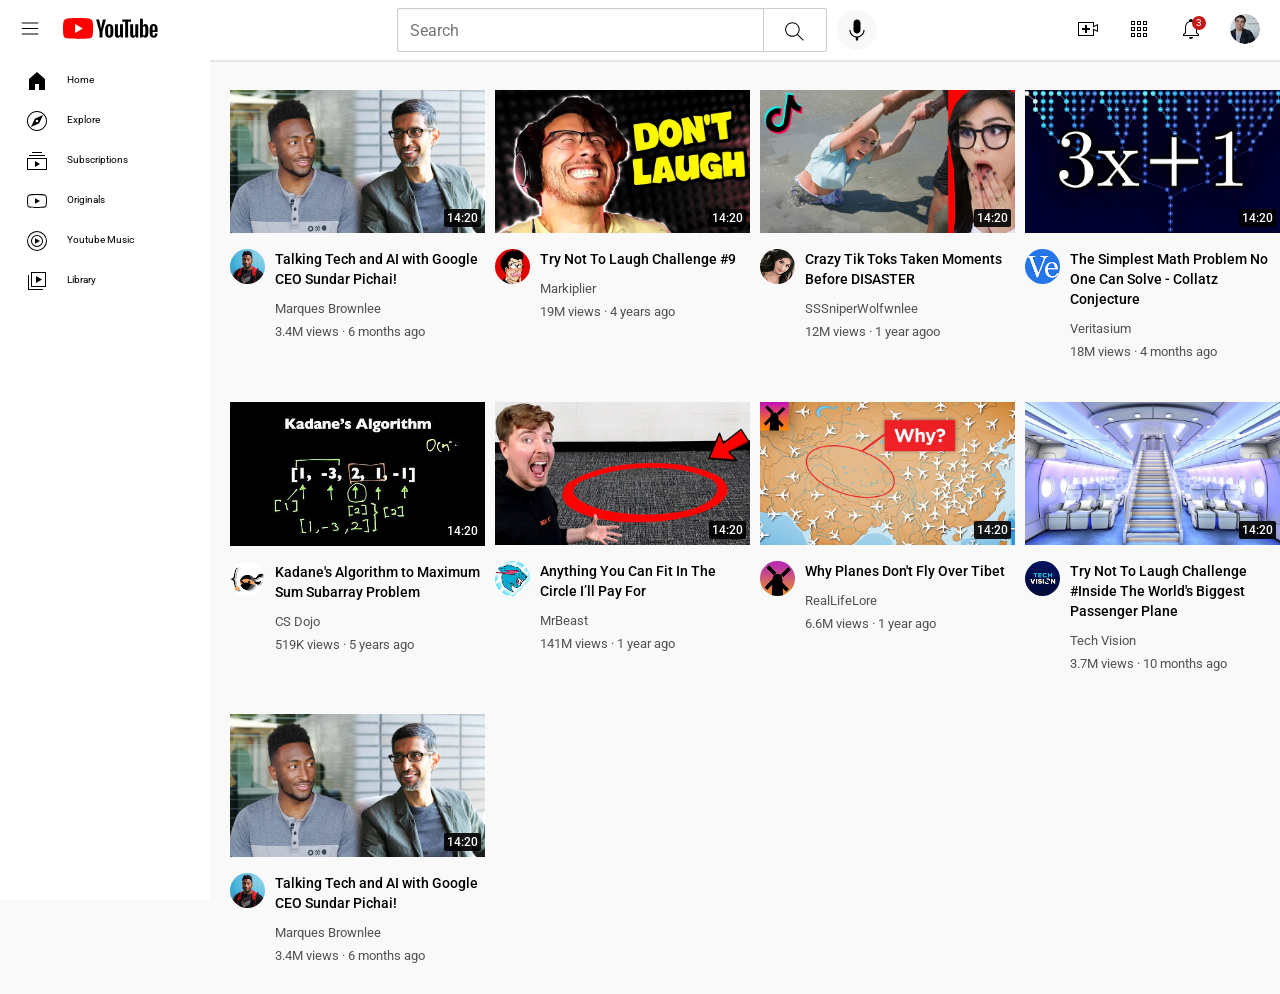
<file: index.html>
<!doctype html>
<html>
  <head>
    <title>YouTube.com Clone</title>
    <link rel="stylesheet" href="styles/video.css" />
    <link rel="stylesheet" href="styles/general.css" />
    <link rel="stylesheet" href="styles/header.css" />
    <link rel="preconnect" href="https://fonts.googleapis.com" />
    <link rel="stylesheet" href="styles/sidebar.css" />

    <link rel="preconnect" href="https://fonts.gstatic.com" crossorigin />
    <link
      href="https://fonts.googleapis.com/css2?family=Roboto:ital,wght@0,100..900;1,100..900&display=swap"
      rel="stylesheet"
    />
  </head>

  <body>
    <header class="header">
      <div class="youtube-logo">
        <button style="border: none; background: none; cursor: pointer">
          <img
            src="thumbnail/hamburger-menu.svg"
            style="height: 22px; flex: 1; margin-right: 10px; margin-left: 3px"
          />
        </button>
        <button style="border: none; background: none; cursor: pointer">
          <img src="thumbnail/youtube-logo.svg" style="height: 21px; flex: 1" />
        </button>
      </div>

      <div class="search">
        <input class="search-bar" type="text" placeholder="Search" />
        <button class="search-button">
          <img class="search-image" src="thumbnail/search.svg" />
          <div class="tooltip">Search</div>
        </button>
        <button class="mic">
          <img src="thumbnail/voice-search-icon.svg" />
          <div class="tooltip">Search with ur voice</div>
        </button>
      </div>

      <div class="navigation">
        <div class="upload-icon">
          <button class="right-section-button">
            <img src="thumbnail/upload.svg" />
          </button>
          <div class="tooltip">Upload</div>
        </div>

        <div class="upload-icon">
          <button class="right-section-button">
            <img src="thumbnail/youtube-apps.svg" />
          </button>
          <div class="tooltip">Application</div>
        </div>

        <div class="upload-icon">
          <button class="right-section-button">
            <img src="thumbnail/notifications.svg" />
          </button>
          <div class="count">3</div>
          <div class="notification-count"></div>
          <div class="tooltip">Notification</div>
        </div>

        <div class="upload-icon">
          <button class="right-section-button">
            <a href="my_profile.html">
              <img class="my-profile" src="thumbnail/my-channel.jpeg" />
            </a>
          </button>
          <div class="tooltip">My Profile</div>
        </div>
      </div>
    </header>

    <nav class="side-bar">
      <div class="session-sidebar">
        <img class="image-sidebar" src="thumbnail/home.svg" alt="" />
        <div class="text-sidebar">Home</div>
      </div>

      <div class="session-sidebar">
        <img class="image-sidebar" src="thumbnail/explore.svg" alt="" />
        <div class="text-sidebar">Explore</div>
      </div>

      <div class="session-sidebar">
        <img class="image-sidebar" src="thumbnail/subscriptions.svg" alt="" />
        <div class="text-sidebar">
          Subscriptions
        </div>
      </div>

      <div class="session-sidebar">
        <img class="image-sidebar" src="thumbnail/originals.svg" alt="" />
        <div class="text-sidebar">Originals</div>
      </div>

      <div class="session-sidebar">
        <img class="image-sidebar" src="thumbnail/youtube-music.svg" alt="" />
        <div class="text-sidebar">Youtube Music</div>
      </div>

      <div class="session-sidebar">
        <img class="image-sidebar" src="thumbnail/library.svg" alt="" />
        <div class="text-sidebar">Library</div>
      </div>
    </nav>



    
    <main>
      <section class="video-grup">
        <div class="video-preview">
          <div class="thumbnail-row">
            <img class="thumbnail" src="thumbnail/thumbnail-1.webp" />
            <div class="time">14:20</div>
          </div>

          <div class="video-info-grid">
            <div class="channel-picture">
              <img class="profile" src="thumbnail/channel-1.jpeg" alt="" />
              <div class="tooltip-channel">
                <div>
                  <img class="image-tooltip" src="thumbnail/channel-1.jpeg" />
                </div>
                <div>
                  <div class="author-tooltip">Marques Brownlee</div>
                  <div class="subscriber-count">15 M Subscriber</div>
                </div>
              </div>
            </div>

            <div class="text">
              <p class="video-title">
                Talking Tech and AI with Google CEO Sundar Pichai!
              </p>
              <p class="channel-name">Marques Brownlee</p>
              <p class="channel-stats">3.4M views &#183; 6 months ago</p>
            </div>
          </div>
        </div>

        <div class="video-preview">
          <div class="thumbnail-row">
            <img class="thumbnail" src="thumbnail/thumbnail-2.webp" />
            <div class="time">14:20</div>
          </div>
          <div class="video-info-grid">
            <div class="channel-picture">
              <img class="profile" src="thumbnail/channel-2 (1).jpeg" alt="" />
              <div class="tooltip-channel">
                <div>
                  <img
                    class="image-tooltip"
                    src="thumbnail/channel-2 (1).jpeg"
                  />
                </div>
                <div>
                  <div class="author-tooltip">Markiplier</div>
                  <div class="subscriber-count">19 M subscribers</div>
                </div>
              </div>
            </div>
            <div class="text">
              <p class="video-title">Try Not To Laugh Challenge #9</p>
              <p class="channel-name">Markiplier</p>
              <p class="channel-stats">19M views · 4 years ago</p>
            </div>
          </div>
        </div>

        <div class="video-preview">
          <div class="thumbnail-row">
            <img class="thumbnail" src="thumbnail/thumbnail-3.webp" />
            <div class="time">14:20</div>
          </div>
          <div class="video-info-grid">
            <div class="channel-picture">
              <img class="profile" src="thumbnail/channel-3.jpeg" alt="" />
              <div class="tooltip-channel">
                <div>
                  <img class="image-tooltip" src="thumbnail/channel-3.jpeg" />
                </div>
                <div>
                  <div class="author-tooltip">SSSniperWolf</div>
                  <div class="subscriber-count">12 M subscribers</div>
                </div>
              </div>
            </div>
            <div class="text">
              <p class="video-title">
                Crazy Tik Toks Taken Moments Before DISASTER
              </p>
              <p class="channel-name">SSSniperWolfwnlee</p>
              <p class="channel-stats">12M views · 1 year agoo</p>
            </div>
          </div>
        </div>

        <div class="video-preview">
          <div class="thumbnail-row">
            <img class="thumbnail" src="thumbnail/thumbnail-4.webp" />
            <div class="time">14:20</div>
          </div>
          <div class="video-info-grid">
            <div class="channel-picture">
              <img class="profile" src="thumbnail/channel-4.jpeg" alt="" />
              <div class="tooltip-channel">
                <div>
                  <img class="image-tooltip" src="thumbnail/channel-4.jpeg" />
                </div>
                <div>
                  <div class="author-tooltip">Veritasium</div>
                  <div class="subscriber-count">18 M subscribers</div>
                </div>
              </div>
            </div>
            <div class="text">
              <p class="video-title">
                The Simplest Math Problem No One Can Solve - Collatz Conjecture
              </p>
              <p class="channel-name">Veritasium</p>
              <p class="channel-stats">18M views · 4 months ago</p>
            </div>
          </div>
        </div>

        <div class="video-preview">
          <div class="thumbnail-row">
            <img class="thumbnail" src="thumbnail/thumbnail-5.webp" />
            <div class="time">14:20</div>
          </div>
          <div class="video-info-grid">
            <div class="channel-picture">
              <img class="profile" src="thumbnail/channel-5.jpeg" alt="" />
              <div class="tooltip-channel">
                <div>
                  <img class="image-tooltip" src="thumbnail/channel-5.jpeg" />
                </div>
                <div>
                  <div class="author-tooltip">CS Dojo</div>
                  <div class="subscriberCount">519 K subscribers</div>
                </div>
              </div>
            </div>
            <div class="text">
              <p class="video-title">
                Kadane's Algorithm to Maximum Sum Subarray Problem
              </p>
              <p class="channel-name">CS Dojo</p>
              <p class="channel-stats">519K views · 5 years ago</p>
            </div>
          </div>
        </div>

        <div class="video-preview">
          <div class="thumbnail-row">
            <img class="thumbnail" src="thumbnail/thumbnail-6.webp" />
            <div class="time">14:20</div>
          </div>
          <div class="video-info-grid">
            <div class="channel-picture">
              <img class="profile" src="thumbnail/channel-6.jpeg" alt="" />
              <div class="tooltip-channel">
                <div>
                  <img class="image-tooltip" src="thumbnail/channel-6.jpeg" />
                </div>
                <div>
                  <div class="author-tooltip">MrBeast</div>
                  <div class="subscriber-count">141 M subscribers</div>
                </div>
              </div>
            </div>
            <div class="text">
              <p class="video-title">
                Anything You Can Fit In The Circle I’ll Pay For
              </p>
              <p class="channel-name">MrBeast</p>
              <p class="channel-stats">141M views · 1 year ago</p>
            </div>
          </div>
        </div>

        <div class="video-preview">
          <div class="thumbnail-row">
            <img class="thumbnail" src="thumbnail/thumbnail-7.webp" />
            <div class="time">14:20</div>
          </div>
          <div class="video-info-grid">
            <div class="channel-picture">
              <img class="profile" src="thumbnail/channel-7.jpeg" alt="" />
              <div class="tooltip-channel">
                <div>
                  <img class="image-tooltip" src="thumbnail/channel-7.jpeg" />
                </div>
                <div>
                  <div class="author-tooltip">RealLifeLore</div>
                  <div class="subscriber-count">6.6 M subscribers</div>
                </div>
              </div>
            </div>
            <div class="text">
              <p class="video-title">Why Planes Don't Fly Over Tibet</p>
              <p class="channel-name">RealLifeLore</p>
              <p class="channel-stats">6.6M views · 1 year ago</p>
            </div>
          </div>
        </div>

        <div class="video-preview">
          <div class="thumbnail-row">
            <img class="thumbnail" src="thumbnail/thumbnail-8.webp" />
            <div class="time">14:20</div>
          </div>
          <div class="video-info-grid">
            <div class="channel-picture">
              <img class="profile" src="thumbnail/channel-8.jpeg" alt="" />
              <div class="tooltip-channel">
                <div>
                  <img class="image-tooltip" src="thumbnail/channel-8.jpeg" />
                </div>
                <div>
                  <div class="author-tooltip">Tech Vision</div>
                  <div class="subscriber-count">3.7 M subscribers</div>
                </div>
              </div>
            </div>
            <div class="text">
              <p class="video-title">
                Try Not To Laugh Challenge #Inside The World's Biggest Passenger
                Plane
              </p>
              <p class="channel-name">Tech Vision</p>
              <p class="channel-stats">3.7M views · 10 months ago</p>
            </div>
          </div>
        </div>

        <div class="video-preview">
          <div class="thumbnail-row">
            <img class="thumbnail" src="thumbnail/thumbnail-1.webp" />
            <div class="time">14:20</div>
          </div>
          <div class="video-info-grid">
            <div class="channel-picture">
              <img class="profile" src="thumbnail/channel-1.jpeg" alt="" />
              <div class="tooltip-channel">
                <div>
                  <img class="image-tooltip" src="thumbnail/channel-1.jpeg" />
                </div>
                <div>
                  <div class="author-tooltip">Marques Brownlee</div>
                  <div class="subscriber-count">15 M subscribers</div>
                </div>
              </div>
            </div>
            <div class="text">
              <p class="video-title">
                Talking Tech and AI with Google CEO Sundar Pichai!
              </p>
              <p class="channel-name">Marques Brownlee</p>
              <p class="channel-stats">3.4M views &#183; 6 months ago</p>
            </div>
          </div>
        </div>
      </section>
    </main>
  </body>
</html>
</file>
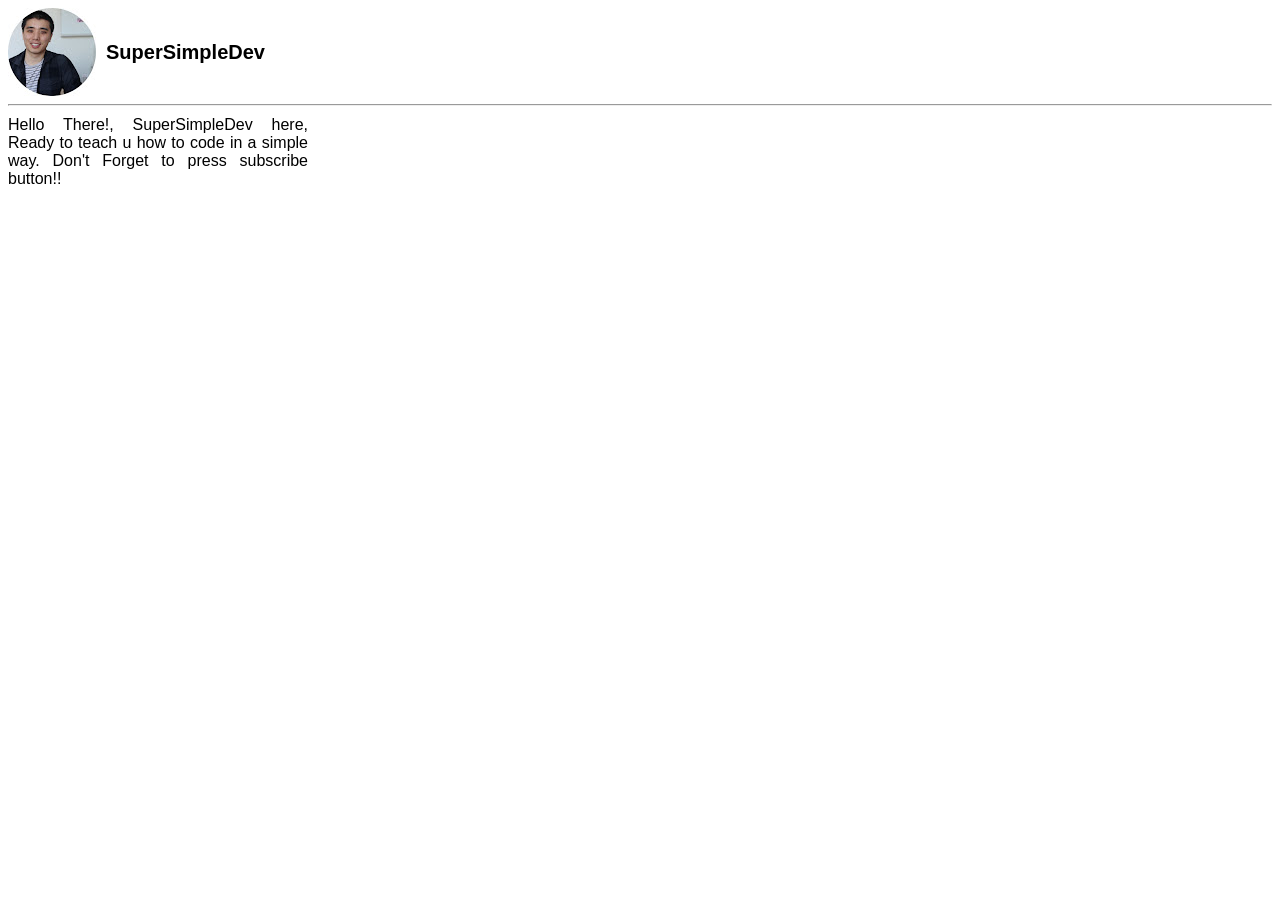
<file: my_profile.html>
<!doctype html>
<html>
  <head>
    <title>Link from Youtube</title>
  </head>
  <style>

    body {
      font-family: Arial, Helvetica, sans-serif;
    }
    .text {
      font-weight: bold;
      font-family: Arial, Helvetica, sans-serif;
      font-size: 20px;
    }
    .myprofile {
      display: flex;
      align-items: center;
      gap: 10px;
    }

    .description {
      margin-top: 10px;
      width: 300px;
      text-align: justify;
    }


  </style>

  <body>
    <div class="myprofile">
      <img src="thumbnail/my-channel.jpeg" alt="" />
      <div class="text">SuperSimpleDev</div>
    </div>
    <hr>
    <div class="description">Hello There!, SuperSimpleDev here, Ready to teach u how to code in a simple way. Don't Forget to press subscribe button!!</div>
  </body>
</html>
</file>
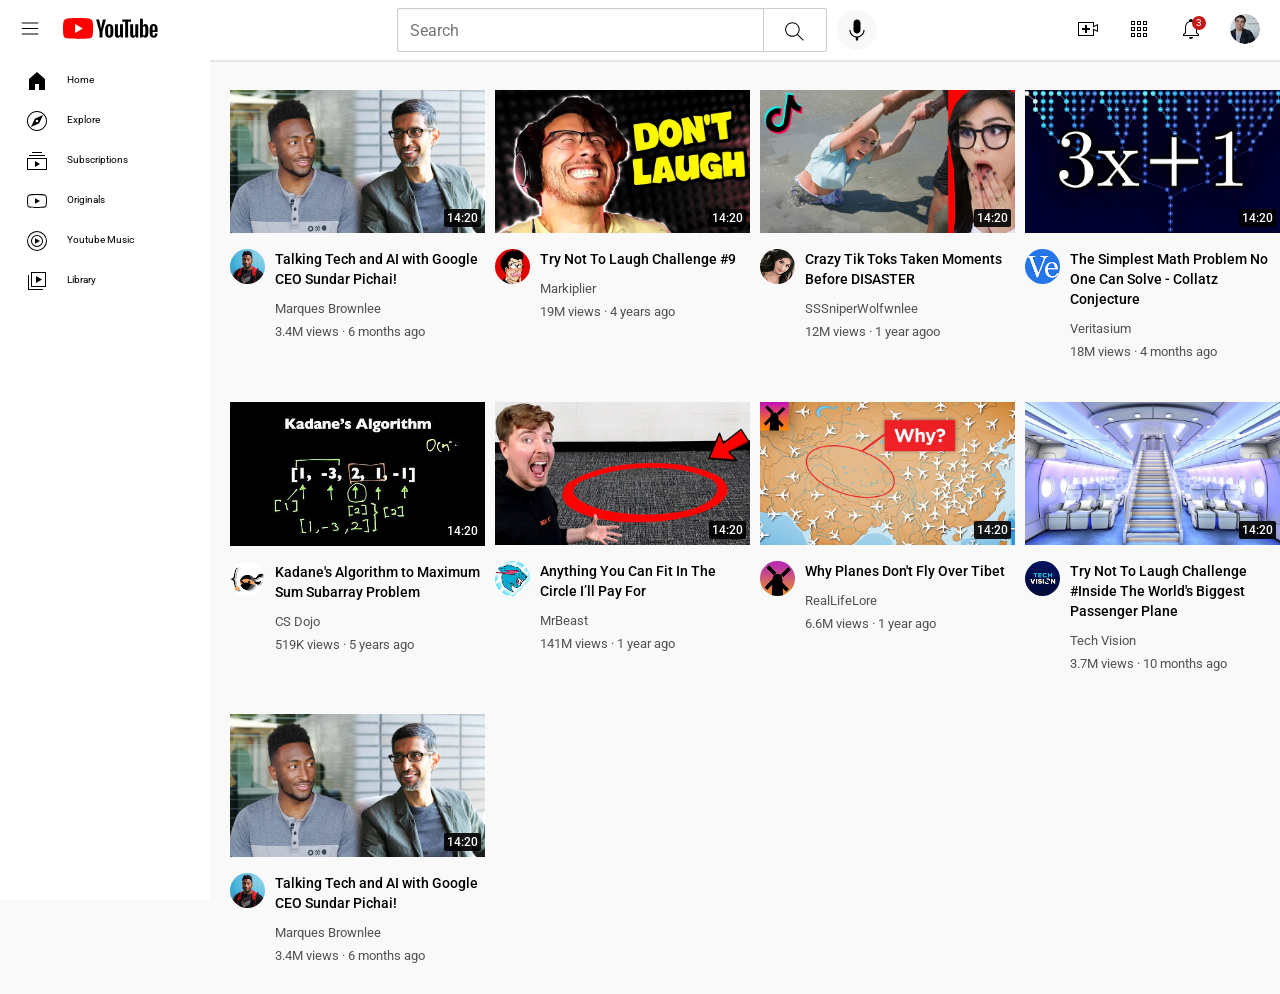
<file: youtube.html>
<!doctype html>
<html>
  <head>
    <title>YouTube.com Clone</title>
    <link rel="stylesheet" href="styles/video.css" />
    <link rel="stylesheet" href="styles/general.css" />
    <link rel="stylesheet" href="styles/header.css" />
    <link rel="preconnect" href="https://fonts.googleapis.com" />
    <link rel="stylesheet" href="styles/sidebar.css" />

    <link rel="preconnect" href="https://fonts.gstatic.com" crossorigin />
    <link
      href="https://fonts.googleapis.com/css2?family=Roboto:ital,wght@0,100..900;1,100..900&display=swap"
      rel="stylesheet"
    />
  </head>

  <body>
    <header class="header">
      <div class="youtube-logo">
        <button style="border: none; background: none; cursor: pointer">
          <img
            src="thumbnail/hamburger-menu.svg"
            style="height: 22px; flex: 1; margin-right: 10px; margin-left: 3px"
          />
        </button>
        <button style="border: none; background: none; cursor: pointer">
          <img src="thumbnail/youtube-logo.svg" style="height: 21px; flex: 1" />
        </button>
      </div>

      <div class="search">
        <input class="search-bar" type="text" placeholder="Search" />
        <button class="search-button">
          <img class="search-image" src="thumbnail/search.svg" />
          <div class="tooltip">Search</div>
        </button>
        <button class="mic">
          <img src="thumbnail/voice-search-icon.svg" />
          <div class="tooltip">Search with ur voice</div>
        </button>
      </div>

      <div class="navigation">
        <div class="upload-icon">
          <button class="right-section-button">
            <img src="thumbnail/upload.svg" />
          </button>
          <div class="tooltip">Upload</div>
        </div>

        <div class="upload-icon">
          <button class="right-section-button">
            <img src="thumbnail/youtube-apps.svg" />
          </button>
          <div class="tooltip">Application</div>
        </div>

        <div class="upload-icon">
          <button class="right-section-button">
            <img src="thumbnail/notifications.svg" />
          </button>
          <div class="count">3</div>
          <div class="notification-count"></div>
          <div class="tooltip">Notification</div>
        </div>

        <div class="upload-icon">
          <button class="right-section-button">
            <img class="my-profile" src="thumbnail/my-channel.jpeg" />
          </button>
          <div class="tooltip">My Profile</div>
        </div>
      </div>
    </header>

    <nav class="side-bar">
      <div class="session-sidebar">
        <img class="image-sidebar" src="thumbnail/home.svg" alt="" />
        <div class="text-sidebar">Home</div>
      </div>

      <div class="session-sidebar">
        <img class="image-sidebar" src="thumbnail/explore.svg" alt="" />
        <div class="text-sidebar">Explore</div>
      </div>

      <div class="session-sidebar">
        <img class="image-sidebar" src="thumbnail/subscriptions.svg" alt="" />
        <div class="text-sidebar">
          Subscriptions
        </div>
      </div>

      <div class="session-sidebar">
        <img class="image-sidebar" src="thumbnail/originals.svg" alt="" />
        <div class="text-sidebar">Originals</div>
      </div>

      <div class="session-sidebar">
        <img class="image-sidebar" src="thumbnail/youtube-music.svg" alt="" />
        <div class="text-sidebar">Youtube Music</div>
      </div>

      <div class="session-sidebar">
        <img class="image-sidebar" src="thumbnail/library.svg" alt="" />
        <div class="text-sidebar">Library</div>
      </div>
    </nav>



    
    <main>
      <section class="video-grup">
        <div class="video-preview">
          <div class="thumbnail-row">
            <img class="thumbnail" src="thumbnail/thumbnail-1.webp" />
            <div class="time">14:20</div>
          </div>

          <div class="video-info-grid">
            <div class="channel-picture">
              <img class="profile" src="thumbnail/channel-1.jpeg" alt="" />
              <div class="tooltip-channel">
                <div>
                  <img class="image-tooltip" src="thumbnail/channel-1.jpeg" />
                </div>
                <div>
                  <div class="author-tooltip">Marques Brownlee</div>
                  <div class="subscriber-count">15 M Subscriber</div>
                </div>
              </div>
            </div>

            <div class="text">
              <p class="video-title">
                Talking Tech and AI with Google CEO Sundar Pichai!
              </p>
              <p class="channel-name">Marques Brownlee</p>
              <p class="channel-stats">3.4M views &#183; 6 months ago</p>
            </div>
          </div>
        </div>

        <div class="video-preview">
          <div class="thumbnail-row">
            <img class="thumbnail" src="thumbnail/thumbnail-2.webp" />
            <div class="time">14:20</div>
          </div>
          <div class="video-info-grid">
            <div class="channel-picture">
              <img class="profile" src="thumbnail/channel-2 (1).jpeg" alt="" />
              <div class="tooltip-channel">
                <div>
                  <img
                    class="image-tooltip"
                    src="thumbnail/channel-2 (1).jpeg"
                  />
                </div>
                <div>
                  <div class="author-tooltip">Markiplier</div>
                  <div class="subscriber-count">19 M subscribers</div>
                </div>
              </div>
            </div>
            <div class="text">
              <p class="video-title">Try Not To Laugh Challenge #9</p>
              <p class="channel-name">Markiplier</p>
              <p class="channel-stats">19M views · 4 years ago</p>
            </div>
          </div>
        </div>

        <div class="video-preview">
          <div class="thumbnail-row">
            <img class="thumbnail" src="thumbnail/thumbnail-3.webp" />
            <div class="time">14:20</div>
          </div>
          <div class="video-info-grid">
            <div class="channel-picture">
              <img class="profile" src="thumbnail/channel-3.jpeg" alt="" />
              <div class="tooltip-channel">
                <div>
                  <img class="image-tooltip" src="thumbnail/channel-3.jpeg" />
                </div>
                <div>
                  <div class="author-tooltip">SSSniperWolf</div>
                  <div class="subscriber-count">12 M subscribers</div>
                </div>
              </div>
            </div>
            <div class="text">
              <p class="video-title">
                Crazy Tik Toks Taken Moments Before DISASTER
              </p>
              <p class="channel-name">SSSniperWolfwnlee</p>
              <p class="channel-stats">12M views · 1 year agoo</p>
            </div>
          </div>
        </div>

        <div class="video-preview">
          <div class="thumbnail-row">
            <img class="thumbnail" src="thumbnail/thumbnail-4.webp" />
            <div class="time">14:20</div>
          </div>
          <div class="video-info-grid">
            <div class="channel-picture">
              <img class="profile" src="thumbnail/channel-4.jpeg" alt="" />
              <div class="tooltip-channel">
                <div>
                  <img class="image-tooltip" src="thumbnail/channel-4.jpeg" />
                </div>
                <div>
                  <div class="author-tooltip">Veritasium</div>
                  <div class="subscriber-count">18 M subscribers</div>
                </div>
              </div>
            </div>
            <div class="text">
              <p class="video-title">
                The Simplest Math Problem No One Can Solve - Collatz Conjecture
              </p>
              <p class="channel-name">Veritasium</p>
              <p class="channel-stats">18M views · 4 months ago</p>
            </div>
          </div>
        </div>

        <div class="video-preview">
          <div class="thumbnail-row">
            <img class="thumbnail" src="thumbnail/thumbnail-5.webp" />
            <div class="time">14:20</div>
          </div>
          <div class="video-info-grid">
            <div class="channel-picture">
              <img class="profile" src="thumbnail/channel-5.jpeg" alt="" />
              <div class="tooltip-channel">
                <div>
                  <img class="image-tooltip" src="thumbnail/channel-5.jpeg" />
                </div>
                <div>
                  <div class="author-tooltip">CS Dojo</div>
                  <div class="subscriberCount">519 K subscribers</div>
                </div>
              </div>
            </div>
            <div class="text">
              <p class="video-title">
                Kadane's Algorithm to Maximum Sum Subarray Problem
              </p>
              <p class="channel-name">CS Dojo</p>
              <p class="channel-stats">519K views · 5 years ago</p>
            </div>
          </div>
        </div>

        <div class="video-preview">
          <div class="thumbnail-row">
            <img class="thumbnail" src="thumbnail/thumbnail-6.webp" />
            <div class="time">14:20</div>
          </div>
          <div class="video-info-grid">
            <div class="channel-picture">
              <img class="profile" src="thumbnail/channel-6.jpeg" alt="" />
              <div class="tooltip-channel">
                <div>
                  <img class="image-tooltip" src="thumbnail/channel-6.jpeg" />
                </div>
                <div>
                  <div class="author-tooltip">MrBeast</div>
                  <div class="subscriber-count">141 M subscribers</div>
                </div>
              </div>
            </div>
            <div class="text">
              <p class="video-title">
                Anything You Can Fit In The Circle I’ll Pay For
              </p>
              <p class="channel-name">MrBeast</p>
              <p class="channel-stats">141M views · 1 year ago</p>
            </div>
          </div>
        </div>

        <div class="video-preview">
          <div class="thumbnail-row">
            <img class="thumbnail" src="thumbnail/thumbnail-7.webp" />
            <div class="time">14:20</div>
          </div>
          <div class="video-info-grid">
            <div class="channel-picture">
              <img class="profile" src="thumbnail/channel-7.jpeg" alt="" />
              <div class="tooltip-channel">
                <div>
                  <img class="image-tooltip" src="thumbnail/channel-7.jpeg" />
                </div>
                <div>
                  <div class="author-tooltip">RealLifeLore</div>
                  <div class="subscriber-count">6.6 M subscribers</div>
                </div>
              </div>
            </div>
            <div class="text">
              <p class="video-title">Why Planes Don't Fly Over Tibet</p>
              <p class="channel-name">RealLifeLore</p>
              <p class="channel-stats">6.6M views · 1 year ago</p>
            </div>
          </div>
        </div>

        <div class="video-preview">
          <div class="thumbnail-row">
            <img class="thumbnail" src="thumbnail/thumbnail-8.webp" />
            <div class="time">14:20</div>
          </div>
          <div class="video-info-grid">
            <div class="channel-picture">
              <img class="profile" src="thumbnail/channel-8.jpeg" alt="" />
              <div class="tooltip-channel">
                <div>
                  <img class="image-tooltip" src="thumbnail/channel-8.jpeg" />
                </div>
                <div>
                  <div class="author-tooltip">Tech Vision</div>
                  <div class="subscriber-count">3.7 M subscribers</div>
                </div>
              </div>
            </div>
            <div class="text">
              <p class="video-title">
                Try Not To Laugh Challenge #Inside The World's Biggest Passenger
                Plane
              </p>
              <p class="channel-name">Tech Vision</p>
              <p class="channel-stats">3.7M views · 10 months ago</p>
            </div>
          </div>
        </div>

        <div class="video-preview">
          <div class="thumbnail-row">
            <img class="thumbnail" src="thumbnail/thumbnail-1.webp" />
            <div class="time">14:20</div>
          </div>
          <div class="video-info-grid">
            <div class="channel-picture">
              <img class="profile" src="thumbnail/channel-1.jpeg" alt="" />
              <div class="tooltip-channel">
                <div>
                  <img class="image-tooltip" src="thumbnail/channel-1.jpeg" />
                </div>
                <div>
                  <div class="author-tooltip">Marques Brownlee</div>
                  <div class="subscriber-count">15 M subscribers</div>
                </div>
              </div>
            </div>
            <div class="text">
              <p class="video-title">
                Talking Tech and AI with Google CEO Sundar Pichai!
              </p>
              <p class="channel-name">Marques Brownlee</p>
              <p class="channel-stats">3.4M views &#183; 6 months ago</p>
            </div>
          </div>
        </div>
      </section>
    </main>
  </body>
</html>
</file>
<file: styles/video.css>
.video-grup {
  display: grid;
  grid-template-columns: 1fr 1fr 1fr;
  row-gap: 40px;
  column-gap: 10px;
  z-index: 0;
}


@media (max-width: 800px) {
  .video-grup {
    grid-template-columns: 1fr 1fr;
  }
}

@media (max-width:801px) and (min-width:999px) {
  .video-grup {
    grid-template-columns: 1fr 1fr 1fr;
  }
}


@media (min-width: 1000px) {
  .video-grup {
    grid-template-columns: 1fr 1fr 1fr 1fr;
  }
}

.thumbnail {
  width: 100%;
}

.thumbnail-row {
  position: relative;
}

.time {
  position: absolute;
  background-color: rgba(0, 0, 0, 0.9);
  color: white;
  padding: 2px 3px ;
  font-size: 12px;
  bottom: 10px;
  right: 4px;
  border-radius: 2px;
  font-weight: 500;
}

.profile {
  width: 35px;
  border-radius: 50%;
}



.video-info-grid {
  display: flex;
  flex-direction: row;
  gap: 10px;
}


.channel-picture {
  cursor: pointer;
  position: relative;
}


.channel-picture .tooltip-channel {
  z-index: 6;
  background-color: rgb(255, 255, 255);
  position: absolute;
  width: 220px;
  height: 80px;
  display: flex;
  align-items: center;
  gap: 15px;
  bottom: -28px;
  border-radius: 7px;
  box-shadow: 0px 0px 5px rgba(0, 0, 0, 0.3);
  opacity: 0;
  transition: opacity 0.1s;
  white-space: nowrap;
  pointer-events: none;
}

.channel-picture:hover .tooltip-channel   {
  opacity: 1;
}



.image-tooltip {
  border-radius: 50%;
  width: 50px;
  margin-left: 10px;
}

.author-tooltip {
  font-weight: bold;

}

.subscriber-count{
  color: gray;
  font-size: 15px;
}

.text {
  flex: 1;
}

.thumbnail-row {
  margin-bottom: 12px;
}

.video-title {
  margin-top: 0px;
  font-weight: 500;
  font-size: 14px;
  line-height: 20px;
  margin-bottom: 10px;
}

.channel-name,
.channel-stats {
  color: rgb(83, 80, 80);
  font-size: 13px;
  margin: 0px;
  line-height: 20px;
}

.channel-name {
  margin-bottom: 3px;
}
</file>
<file: styles/general.css>
* {
  font-family: Roboto, Arial;
  margin-top: 0px;
  margin-bottom: 0px;
}

body {
  margin: 0px;
  padding-top: 90px;
  padding-left: 100px;
  background-color: rgb(249, 249, 249);
}
</file>
<file: styles/header.css>
.header {
  height: 60px;
  width: 100%;
  display: flex;
  flex-direction: row;
  align-items: center;
  justify-content: space-between;
  margin-bottom: 20px;
  position: fixed;
  top: 0;
  left: 0;
  right: 0;
  background-color: white;
  z-index: 1;
  outline: 2px solid rgb(230, 230, 230);
}

.youtube-logo {
  display: flex;
  align-items: center;
  margin-left: 10px;
  cursor: pointer;
}

.search {
  display: flex;
  flex: 1;
  margin-left: 70px;
  margin-right: 30px;
  flex-direction: row;
  align-items: center;
  max-width: 480px;
  cursor: pointer;
}

.search-bar {
  height: 40px;
  width: 0;
  flex: 1;
  font-size: 16px;
  padding-left: 12px;
  border: 1px solid rgb(204, 204, 204);
  border-top-left-radius: 2px;
  border-bottom-left-radius: 2px;
  box-shadow: inset 1px 2px 3px rgba(0, 0, 0, 0.03);
  outline-width: 0.1px;
  outline-color: rgb(51, 51, 196);
}

.search-bar::placeholder {
  font-family: Roboto, Arial;
  font-size: 16px;
}

.search-button {
  height: 44px;
  width: 64px;
  border: 1px solid  rgb(204, 204, 204);
  border-top-right-radius: 2px;
  border-bottom-right-radius: 2px;
  background-color: rgb(255, 255, 255);
  cursor: pointer;
  margin-left: -1px;
  border-top-right-radius: 2px;
  border-bottom-right-radius: 2px;
  border-top-left-radius: 0px;
  border-bottom-left-radius: 0px;
  cursor: pointer;
  
}

.search-button, 
.mic, 
.upload-icon {
  position: relative;
  display: flex;
  align-items: center;
  justify-content: center;;
}


.search-button .tooltip, 
.mic .tooltip, 
.upload-icon .tooltip {
  background-color: gray;
  color: white;
  position: absolute;
  bottom: -35px;
  padding: 5px 4px;
  border-radius: 2px;
  opacity: 0;
  transition: opacity 0.1s;
  pointer-events: none;
  white-space: nowrap;
  font-size: 12px;
}

.search-button:hover .tooltip, 
.mic:hover .tooltip, 
.upload-icon:hover .tooltip {
  opacity: 1 ;
}

.search-image {
  width: 25px;
  margin-top: 2px;
}

.mic {
  border: none;
  background: rgb(248, 248, 248);
  cursor: pointer;
  height: 40px;
  width: 40px;
  border-radius: 50%;
  border: none;
  margin-left: 10px;
  cursor: pointer;
}

.mic:hover {
  background-color: rgb(229, 226, 226);
}

.notification-count {
  position: relative;
}

.count {
  display: flex;
  align-items: center;
  justify-content: center;
  position: absolute;
  background-color: rgb(197, 25, 25);
  border-radius: 50%;
  font-size: 10px;
  height: 14px;
  width: 14px;
  color: white;
  top: 0px;
  right: 3px;
}

.navigation {
  width: 190px;
  display: flex;
  margin-right: 20px;
  display: flex;
  justify-content: space-between;
  flex-shrink: 0;
  align-items: center;
}

.right-section-button {
  border: none;
  background: none;
  cursor: pointer;
  width: 36px;
}

.my-profile {
  width: 30px;
  border-radius: 50%;
}
</file>
<file: styles/sidebar.css>
.side-bar {
  position: fixed;
  left: 0;
  top: 60px;
  bottom: 0px;
  background-color: white;
  width: 80px;
  display: flex;
  flex-direction: column;
  font-size: 10px;
  z-index: 2;
}

.session-sidebar {
  display: flex;
  flex-direction: column;
  align-items: center;
  justify-content: center;
  width: 80px;
  height: 80px;
  cursor: pointer;
}

.session-sidebar:hover {
  background-color: rgb(239, 239, 239);
}

@media (min-width: 1000px) {
  .side-bar {
    position: fixed;
    left: 0;
    top: 60px;
    bottom: 0px;
    background-color: white;
    width: 210px;
    display: flex;
    flex-direction: column;
    row-gap: 0px;
    column-gap: 0px;
    font-size: 10px;
    padding-top: 0px;
    z-index: 2;
  }

  .session-sidebar {
    display: flex;
    flex-direction: row;
    column-gap: 18px;
    align-items: center;
    justify-content: start;
    width: 185px;
    height: 30px;
    cursor: pointer;
    padding-left: 25px;
    padding-top: 10px;
  }

  .session-sidebar:hover {
    background-color: rgb(239, 239, 239);
  }

  .text-sidebar {
    margin-bottom: 11px;
  }

  body {
    margin: 0px;
    padding-top: 90px;
    padding-left: 230px;
    background-color: rgb(249, 249, 249);
  }
}

.image-sidebar {
  height: 24px;
  margin-bottom: 8px;
}
</file>
